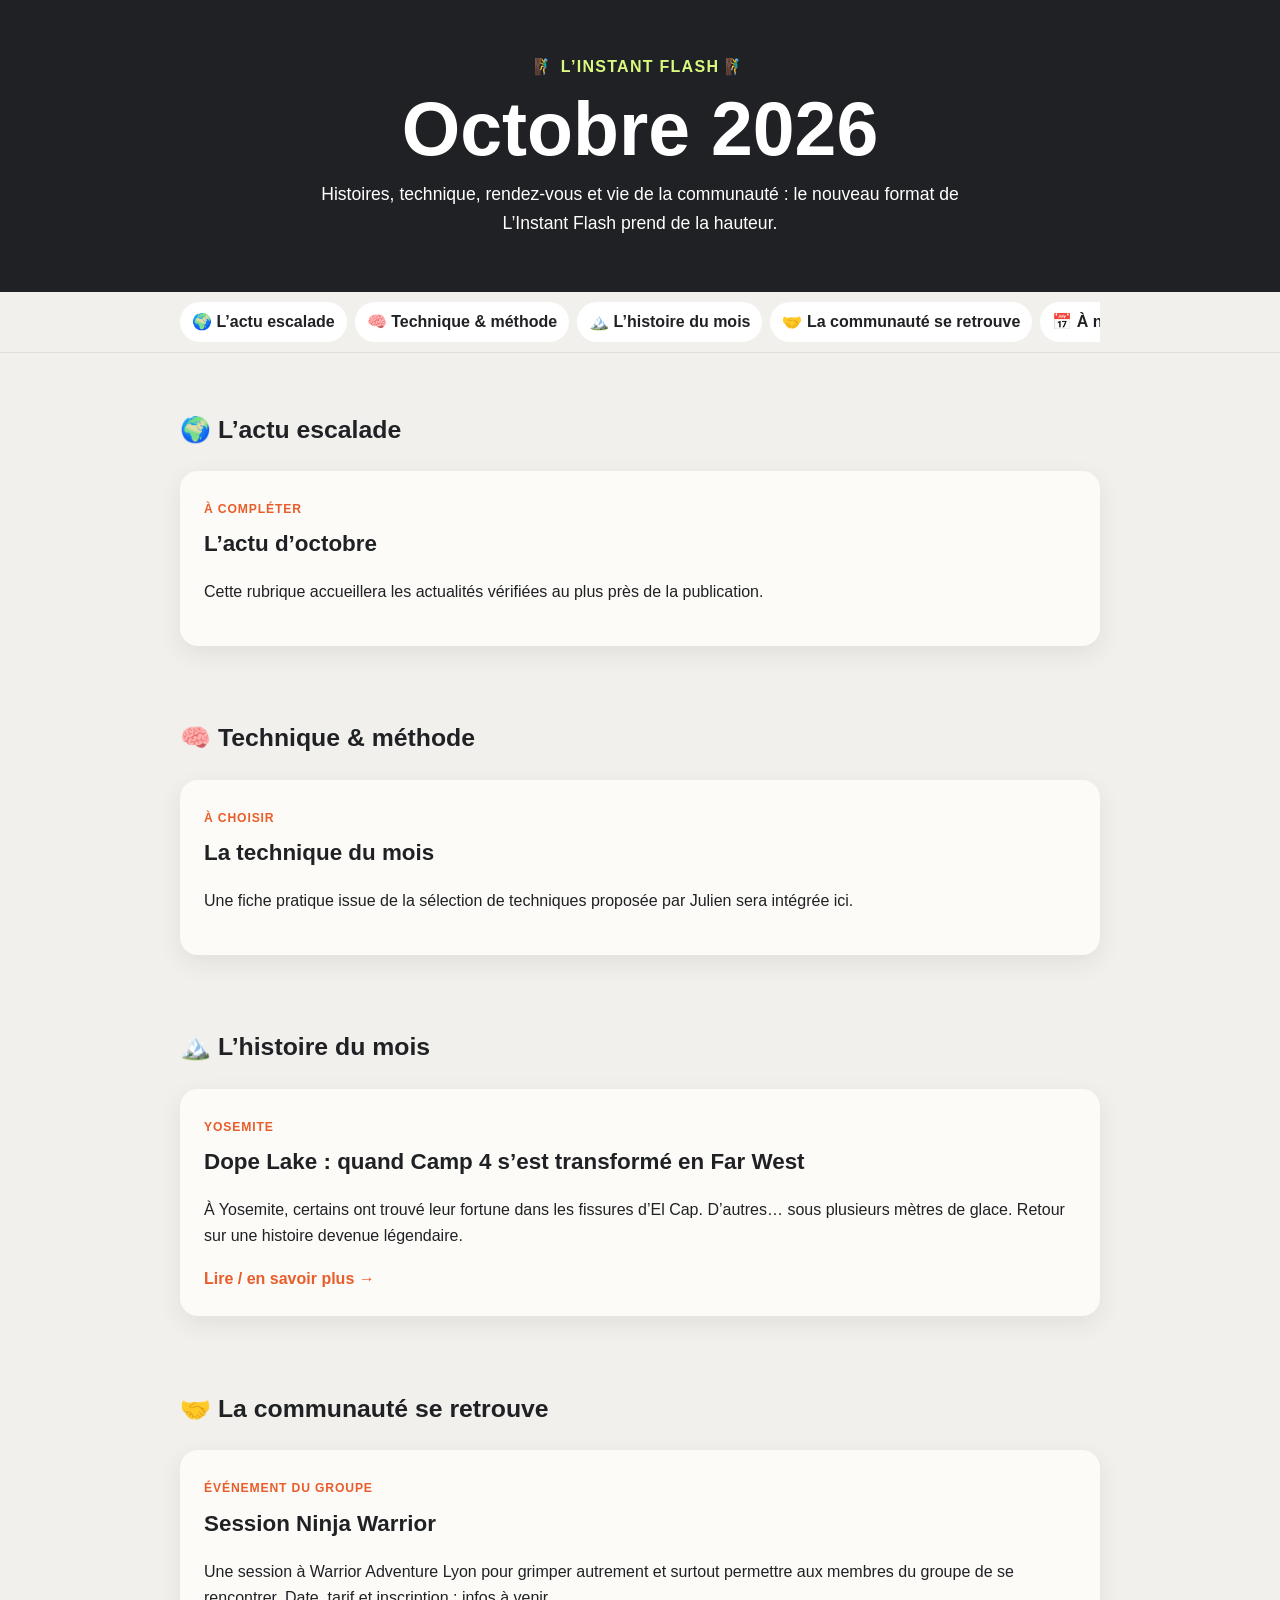
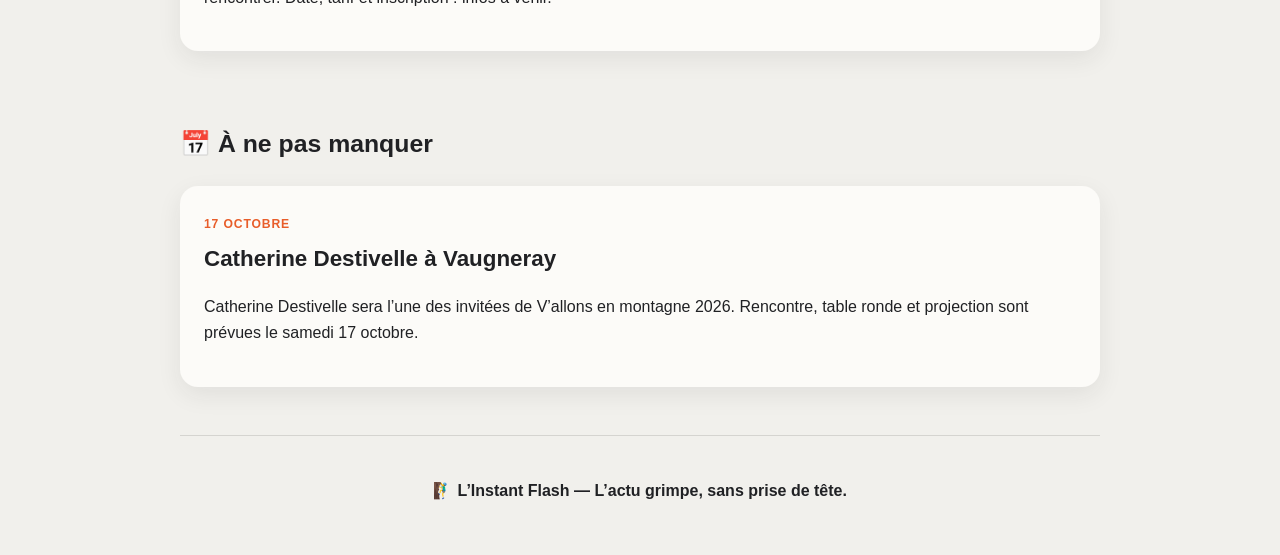
<file: index.html>
<!doctype html><html lang="fr"><head><meta charset="utf-8"><meta name="viewport" content="width=device-width,initial-scale=1"><meta name="description" content="L’Instant Flash — newsletter escalade"><title>L’Instant Flash — Octobre 2026</title><link rel="stylesheet" href="style.css"></head><body><header class="hero"><div class="wrap"><div class="brand">🧗‍♂️ L’INSTANT FLASH 🧗‍♂️</div><h1 id="edition">Octobre 2026</h1><p id="accroche">L’édition pilote du nouveau format web.</p></div></header><nav class="nav"><div class="wrap" id="sommaire"></div></nav><main class="wrap" id="contenu"><p>Chargement…</p></main><footer class="wrap footer"><p>🧗‍♂️ L’Instant Flash — L’actu grimpe, sans prise de tête.</p></footer><script src="script.js"></script></body></html>
</file>
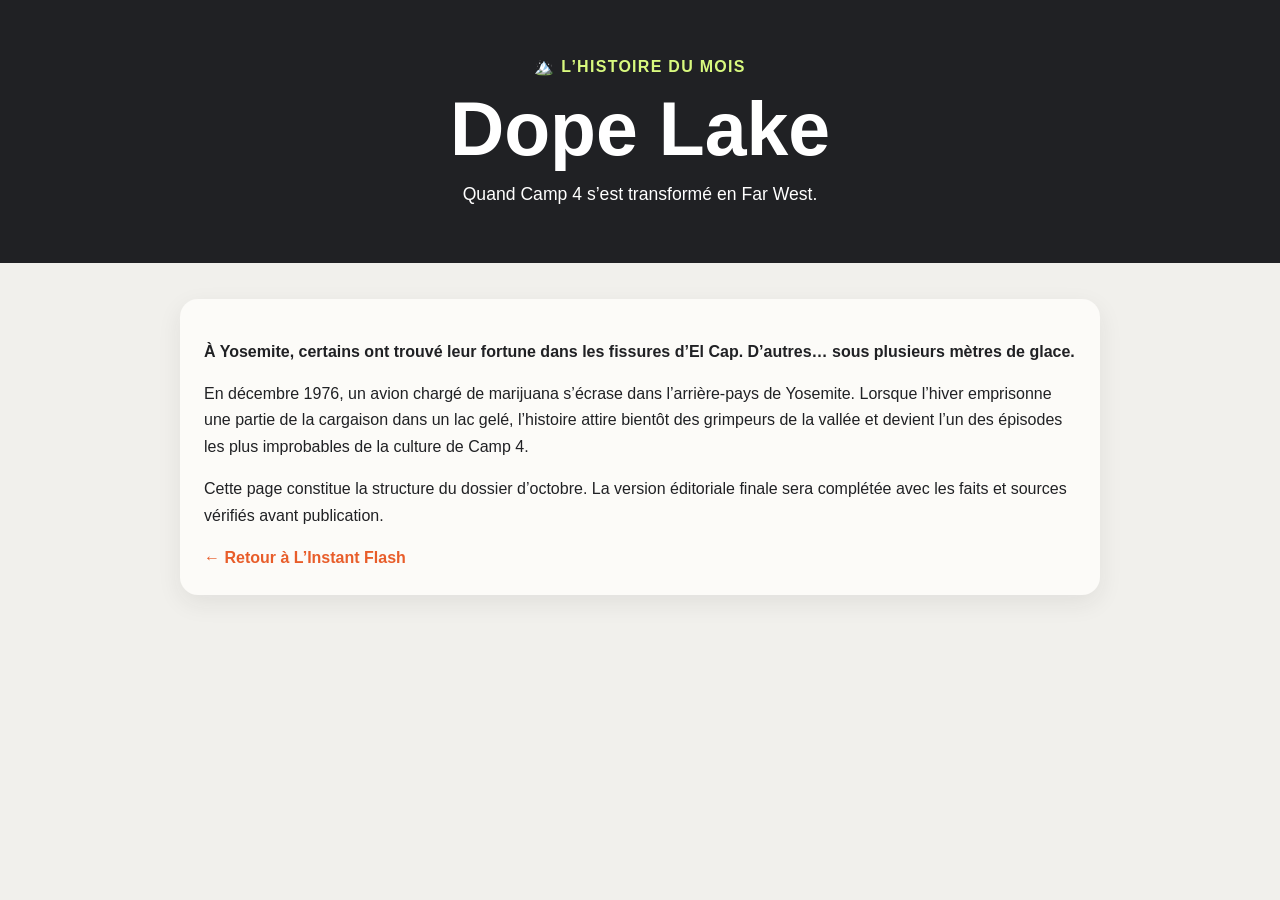
<file: dope-lake.html>
<!doctype html><html lang="fr"><head><meta charset="utf-8"><meta name="viewport" content="width=device-width,initial-scale=1"><title>Dope Lake — L’Instant Flash</title><link rel="stylesheet" href="../style.css"></head><body><header class="hero"><div class="wrap"><div class="brand">🏔️ L’HISTOIRE DU MOIS</div><h1>Dope Lake</h1><p>Quand Camp 4 s’est transformé en Far West.</p></div></header><main class="wrap"><section class="section"><article class="card"><p><strong>À Yosemite, certains ont trouvé leur fortune dans les fissures d’El Cap. D’autres… sous plusieurs mètres de glace.</strong></p><p>En décembre 1976, un avion chargé de marijuana s’écrase dans l’arrière-pays de Yosemite. Lorsque l’hiver emprisonne une partie de la cargaison dans un lac gelé, l’histoire attire bientôt des grimpeurs de la vallée et devient l’un des épisodes les plus improbables de la culture de Camp 4.</p><p>Cette page constitue la structure du dossier d’octobre. La version éditoriale finale sera complétée avec les faits et sources vérifiés avant publication.</p><a href="../index.html">← Retour à L’Instant Flash</a></article></section></main></body></html>
</file>
<file: style.css>
:root{--orange:#e85d2a;--dark:#202124;--sage:#71806b;--paper:#fcfbf8;--bg:#f1f0ec;--lime:#d8f97e;--shadow:0 8px 24px rgba(32,33,36,.08)}*{box-sizing:border-box}html{scroll-behavior:smooth}body{margin:0;background:var(--bg);color:var(--dark);font:16px/1.65 Arial,Helvetica,sans-serif}.wrap{width:min(920px,calc(100% - 28px));margin:auto}.hero{background:var(--dark);color:#fff;text-align:center;padding:54px 0}.brand{color:var(--lime);font-weight:800;letter-spacing:.08em}.hero h1{font-size:clamp(2.4rem,8vw,4.7rem);line-height:1;margin:12px 0}.hero p{max-width:680px;margin:auto;font-size:1.1rem}.nav{position:sticky;top:0;background:rgba(241,240,236,.96);border-bottom:1px solid #ddd;z-index:10}.nav .wrap{display:flex;gap:8px;overflow:auto;padding:10px 0}.nav a{white-space:nowrap;text-decoration:none;color:var(--dark);background:#fff;border-radius:999px;padding:7px 12px;font-weight:700}.section{padding:36px 0 0;scroll-margin-top:70px}.section h2{font-size:1.55rem}.card{background:var(--paper);padding:24px;border-radius:18px;margin:0 0 16px;box-shadow:var(--shadow)}.card h3{margin:5px 0 8px;font-size:1.4rem}.tag{color:var(--orange);font-size:.76rem;font-weight:800;letter-spacing:.07em}.card a{color:var(--orange);font-weight:800;text-decoration:none}.card a:hover{text-decoration:underline}.footer{text-align:center;border-top:1px solid #d5d4d0;margin-top:48px;padding:26px 0 35px;font-weight:700}@media(max-width:600px){.hero{padding:42px 0}.card{padding:20px}.section{padding-top:28px}}
</file>
